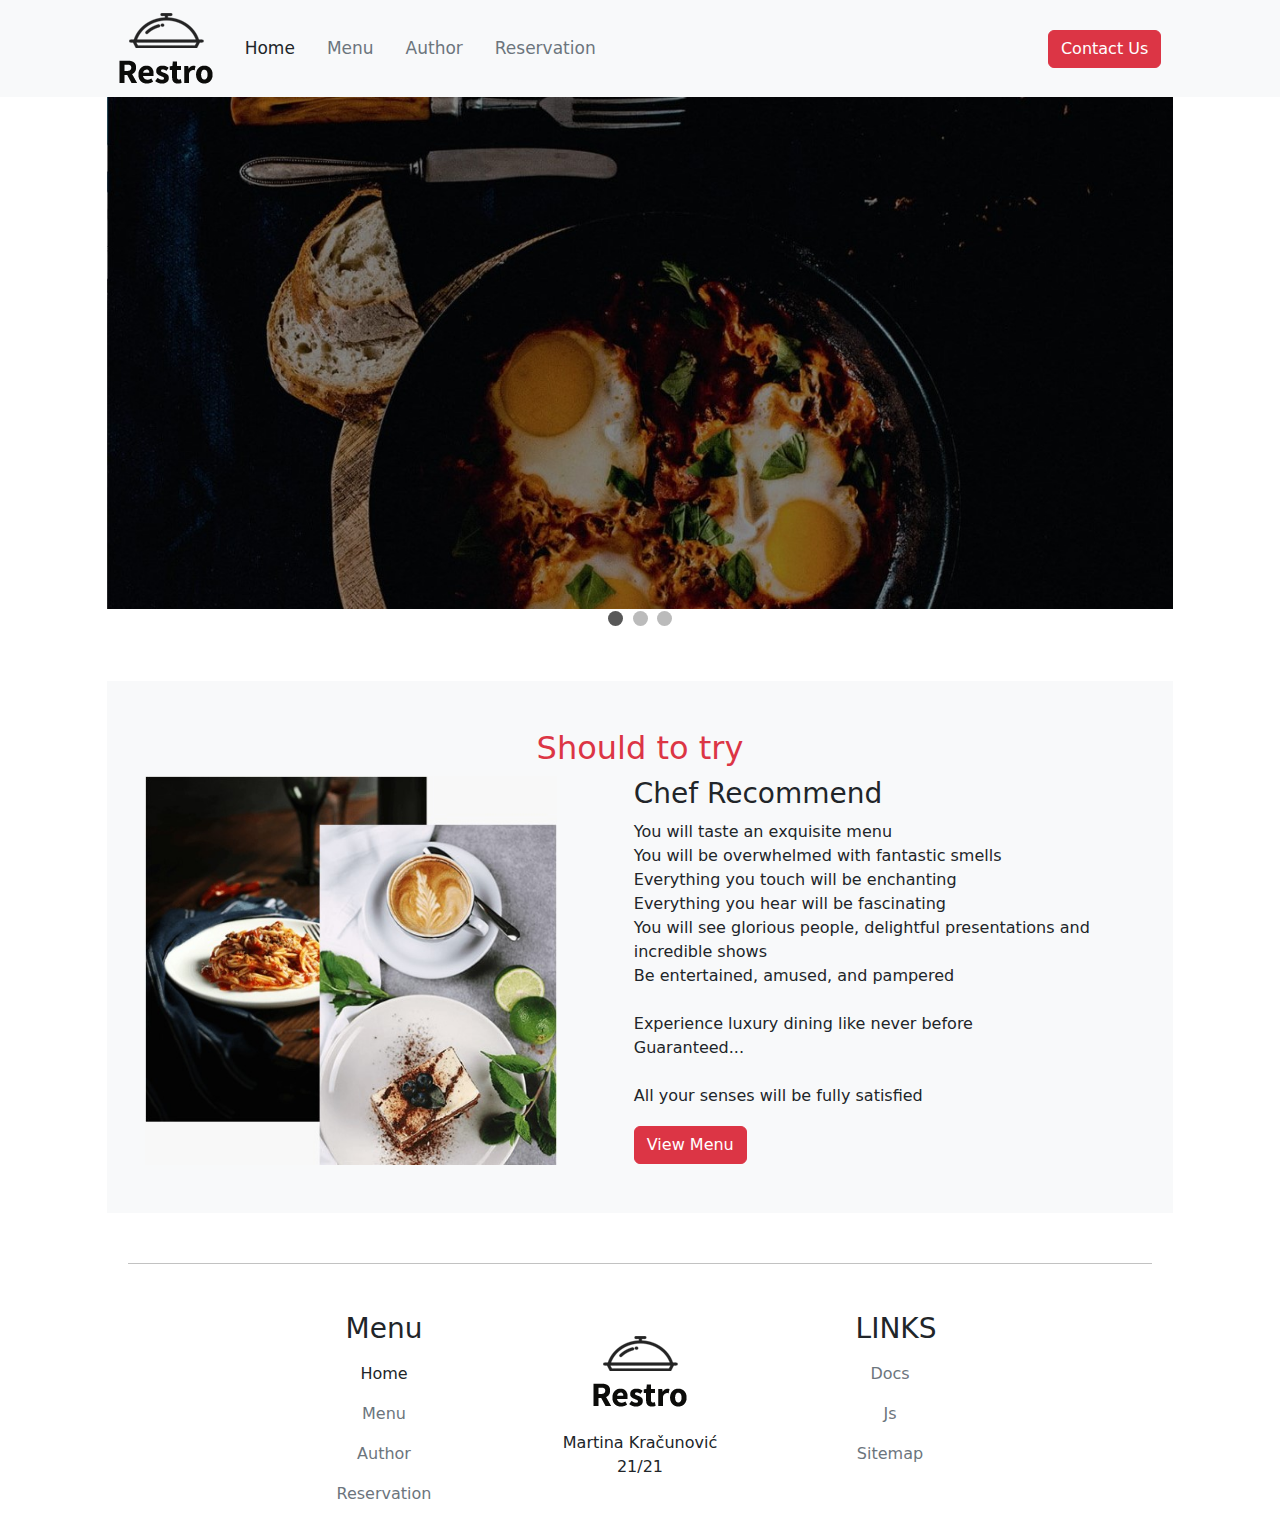
<file: index.html>
<!DOCTYPE html>
<html lang="en">
<head>
  <title>Restro Restaurant</title>
  <link rel="shortcut icon" href="img/ico.ico" type="image/ico">
  <meta name="keywords" content="home, restro, restourant"/>
	<meta name="description" content="Restro restaurant is the best restaurant in town. we offer breakfast, lunch and dinner. Everything is organic, full of protein and without additives. Enjoy!">
  <meta charset="utf-8"/>
  <meta name="viewport" content="width=device-width, initial-scale=1"/>
  <link rel="stylesheet" href="https://use.fontawesome.com/releases/v5.12.1/css/all.css"/>
  <link href="https://cdn.jsdelivr.net/npm/bootstrap@5.2.3/dist/css/bootstrap.min.css" rel="stylesheet"/>
  <script src="https://cdn.jsdelivr.net/npm/bootstrap@5.2.3/dist/js/bootstrap.bundle.min.js"></script>
  <link rel="stylesheet" href="css/style.css"/>
  <link rel="stylesheet" href="https://cdnjs.cloudflare.com/ajax/libs/font-awesome/4.7.0/css/font-awesome.min.css"/>
  <script src="https://ajax.googleapis.com/ajax/libs/jquery/3.6.1/jquery.min.js"></script>

</head>
<body>
<!-- NAVIGACIJA -->
<nav class="navbar navbar-expand-sm bg-light navbar-light">
  <div class="container-fluid  col-10 mx-auto d-flex">
    <div class="topnav navbar-nav bg-light " id="myTopnav">
      <!-- menuHeader() -->
    </div>
    <a class="icon text-dark">
      <i class="fa fa-bars"></i>
    </a>
    <a id="contactUs" class="btn btn-danger">Contact Us</a>
  </div>
</nav>
<div class="dropdown-menu col-12 bg-light d-none text-dark">
  <div class="dropdown-item">
    <a href="#">Home</a>
  </div>
  <div class="dropdown-item">
    <a href="menu.html">Menu</a>
  </div>
  <div class="dropdown-item">
    <a href="reservation.html">Reservation</a>
  </div>
  <div class="dropdown-item">
    <a href="author.html">Author</a>
  </div>
</div>

<div id="contactUsModal" class="modal">
  <!-- MODAL CONTENT -->
  <div class="modal-content">
    <div class="d-flex justify-content-between">
      <span>Hi &#128075; How can we help?</span>
      <span class="close">&times;</span>
    </div>
    <form id="contactUsForm">
      <div class="mb-3">
        <label class="form-label">Full Name:</label>
        <input type="text" class="form-control" id="inputName">
        <span  class="text-danger" id="errName"></label>
      </div>
      <div class="mb-3">
        <label for="exampleInputEmail1" class="form-label">Email address</label>
        <input type="email" class="form-control" id="inputEmail" aria-describedby="emailHelp">
        <span  class="text-danger" id="errEmail"></label>
      </div>
      <div class="mb-3">
        <label class="form-label">Your Message</label>
        <textarea class="form-control" id="inputMessage" rows="3"></textarea>
        <span  class="text-danger" id="errMessage"></label>
      </div>
      <button type="submit" class="btn btn-primary">Submit</button>
      <p id="contactSuccess" class="alert alert-success d-none"></p>
    </form>
  </div>
</div>

<!-- SLIDER -->
<div class="slideshow-container">
    <div class="mySlides fade col-10">
        <img src="img/slider1.jpg"  style="width:100%"/>
    </div>
    <div class="mySlides fade col-10">
        <img src="img/slider2.jpg"  style="width:100%"/>
    </div>
    <div class="mySlides fade col-10">
        <img src="img/slider3.jpg"  style="width:100%"/>
    </div>
</div>
<!--    Putting in the click dots   -->
<div style="text-align:center">
    <span class="dot dot1" data-id="1"></span>
    <span class="dot dot2" data-id="2"></span>
    <span class="dot dot3" data-id="3"></span>
</div>

<div class="col-12 col-sm-10 mx-auto d-flex justify-content-around flex-wrap mt-5 bg-light py-5">
  <h2 class="col-12 text-center text-danger">Should to try</h2>
  <div class="col-xl-5 col-sm-9 col-11 px-3">
    <img src="img/chefRec.jpg" class="img-fluid" alt="Resto Restaurant Logo">
  </div>
  <div class="col-xl-6 col-sm-9 col-11 d-flex flex-column justify-content-around px-3">
    <h3>Chef Recommend</h3>
    <p>You will taste an exquisite menu
    <br>
      You will be overwhelmed with fantastic smells
      <br>
      Everything you touch will be enchanting
      <br>
      Everything you hear will be fascinating
      <br>
      You will see glorious people, delightful presentations
      and incredible shows
      <br>
      Be entertained, amused, and pampered
      <br>
      <br>
      Experience luxury dining like never before
      <br>
      Guaranteed...
      <br>
      <br>
      All your senses will be fully satisfied</p>
      <div class="col-3">
        <a href="menu.html" class="ml-0 btn btn-danger">View Menu</a>
      </div>
  </div>
</div>

<footer class="footer col-12 d-flex justify-content-around bg-white">
    <div class="col-9 d-flex flex-wrap justify-content-around">
        <div class="col-sm-3 pt-5 text-center">
            <h3 class="text-dark">Menu</h3>
            <ul id="footer-meni-ul" class="navbarMenu-ul navbar-nav container d-inline">
                <!-- ispis -->
            </ul> 
        </div>
        <div class="col-sm-3 col-10 pt-5 text-center">
            <a href="index.html"><img class="img-fluid pt-4 pb-4" src="img/restologo.png" alt="Booka logo"></a>  
            <p class="cena">Martina Kračunović 21/21</p>
        </div>
        <div class="col-sm-3 pt-5 text-center">
            <h3 class="text-dark">LINKS</h3>
            <ul id="links" class="navbarMenu-ul navbar-nav container">
                <!-- ispis -->
            </ul> 
        </div>    

    </div>
</footer>

</body>
<script src="https://code.jquery.com/jquery-3.2.1.min.js"></script>
<script src="js/main.js"></script>
</html>
</file>
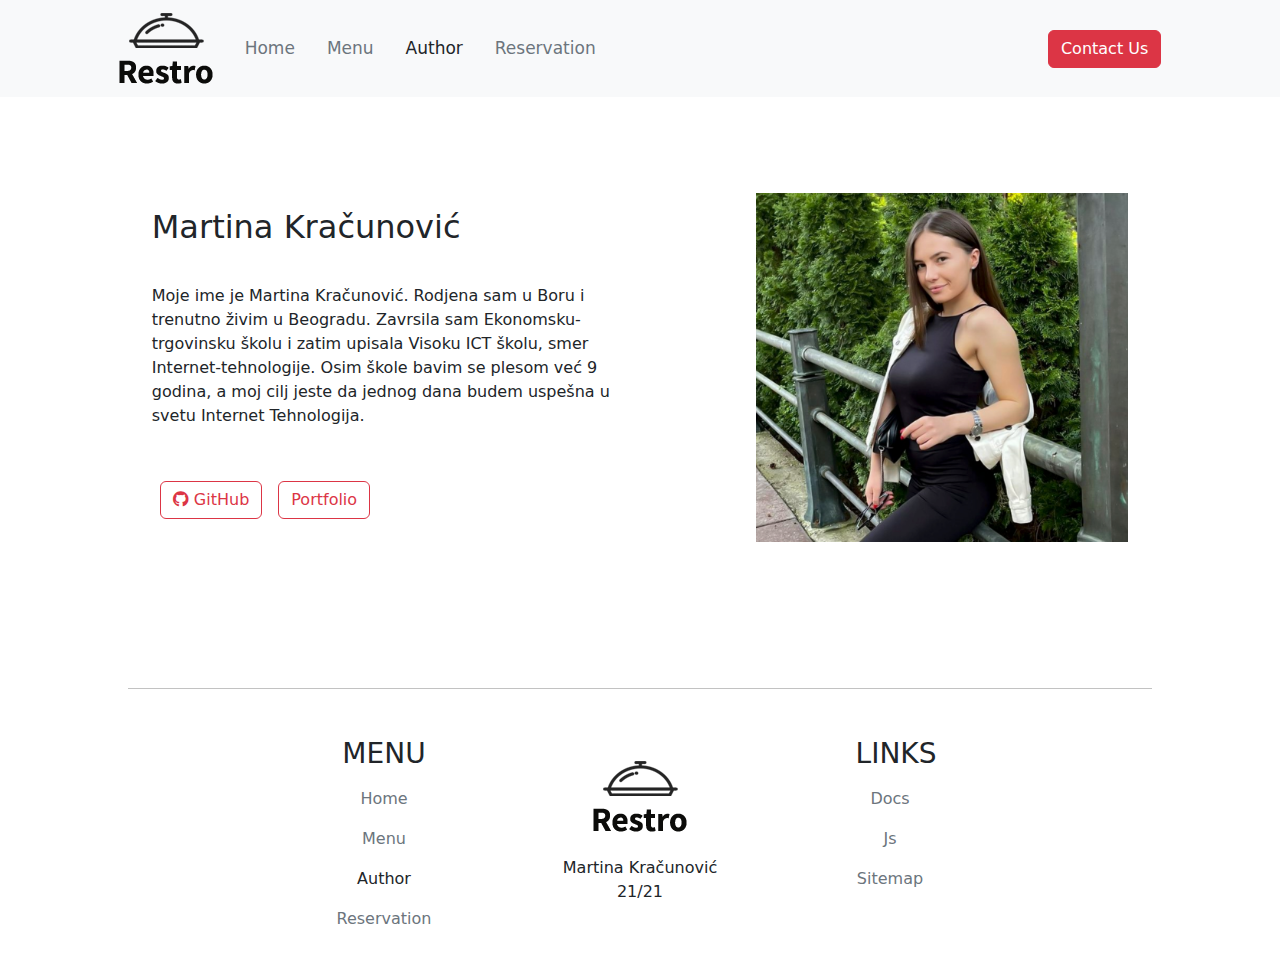
<file: author.html>
<!DOCTYPE html>
<html lang="en">
<head>
  <title>About Author</title>
  <link rel="shortcut icon" href="img/ico.ico" type="image/ico"/>
  <meta name="keywords" content="restro, author, restourant"/>
	<meta name="description" content="Author biography"/>
  <meta charset="utf-8"/>
  <meta name="viewport" content="width=device-width, initial-scale=1"/>
  <link rel="stylesheet" href="https://use.fontawesome.com/releases/v5.12.1/css/all.css"/>
  <link href="https://cdn.jsdelivr.net/npm/bootstrap@5.2.3/dist/css/bootstrap.min.css" rel="stylesheet"/>
  <script src="https://cdn.jsdelivr.net/npm/bootstrap@5.2.3/dist/js/bootstrap.bundle.min.js"></script>
  <link rel="stylesheet" href="css/style.css"/>
  <script src="https://ajax.googleapis.com/ajax/libs/jquery/3.6.1/jquery.min.js"></script>
</head>
<body>

<!-- NAVIGACIJA -->
<nav class="navbar navbar-expand-sm bg-light navbar-light">
  <div class="container-fluid  col-10 mx-auto d-flex">
    <div class="topnav navbar-nav bg-light " id="myTopnav">
      <!-- menuHeader() -->
    </div>
    <a class="icon text-dark">
      <i class="fa fa-bars"></i>
    </a>
    <a id="contactUs" class="btn btn-danger">Contact Us</a>
  </div>
</nav>
<div class="dropdown-menu col-12 bg-light d-none text-dark">
  <div class="dropdown-item">
    <a href="#">Home</a>
  </div>
  <div class="dropdown-item">
    <a href="menu.html">Menu</a>
  </div>
  <div class="dropdown-item">
    <a href="reservation.html">Reservation</a>
  </div>
  <div class="dropdown-item">
    <a href="author.html">Author</a>
  </div>
</div>

<div id="contactUsModal" class="modal">
  <!-- MODAL CONTENT -->
  <div class="modal-content">
    <div class="d-flex justify-content-between">
      <span>Hi &#128075; How can we help?</span>
      <span class="close">&times;</span>
    </div>
    <form id="contactUsForm">
      <div class="mb-3">
        <label class="form-label">Full Name:</label>
        <input type="text" class="form-control" id="inputName">
        <span  class="text-danger" id="errName"></label>
      </div>
      <div class="mb-3">
        <label for="exampleInputEmail1" class="form-label">Email address</label>
        <input type="email" class="form-control" id="inputEmail" aria-describedby="emailHelp">
        <span  class="text-danger" id="errEmail"></label>
      </div>
      <div class="mb-3">
        <label class="form-label">Your Message</label>
        <textarea class="form-control" id="inputMessage" rows="3"></textarea>
        <span  class="text-danger" id="errMessage"></label>
      </div>
      <button type="submit" class="btn btn-primary">Submit</button>
      <p id="contactSuccess" class="alert alert-success d-none"></p>
    </form>
  </div>
</div>

<div class="container col-12 d-flex justify-content-around flex-wrap py-5">
  <div class="col-7 col-md-5 py-5 d-flex flex-column justify-content-around">
    <h2>Martina Kračunović</h2>
    <p>Moje ime je Martina Kračunović.
      Rodjena sam u Boru i trenutno živim u Beogradu.
      Zavrsila sam Ekonomsku-trgovinsku školu i zatim upisala Visoku ICT školu, smer Internet-tehnologije.
      Osim škole bavim se plesom već 9 godina, a moj cilj jeste da jednog dana budem uspešna u svetu Internet Tehnologija.</p>
    <div class="col-12 d-flex justify-content-start">
      <div class="m-2">
          <a href="https://github.com/martinakracunovic" target="_blanc" class="btn btn-outline-danger"><i class="fab fa-github"></i> GitHub</a>
      </div>
      <div class="m-2">
          <a href="https://martinakracunovic.github.io/portfolio/" target="_blanc" class="btn btn-outline-danger">Portfolio</a>
      </div>
    </div>
  </div>
  <div class="col-6 col-lg-4 py-5">
      <img src="img/author.png" alt="Author" class="img-fluid">
  </div>
</div>

<footer class="footer col-12 d-flex justify-content-around bg-white">
    <div class="col-9 d-flex flex-wrap justify-content-around">
        <div class="col-sm-3 pt-5 text-center">
            <h3 class="text-dark">MENU</h3>
            <ul id="footer-meni-ul" class="navbarMenu-ul navbar-nav container d-inline">
                <!-- ispis -->
            </ul> 
        </div>
        <div class="col-sm-3 col-10 pt-5 text-center">
            <a href="index.html"><img class="img-fluid pt-4 pb-4" src="img/restologo.png" alt="Booka logo"></a>  
            <p class="cena">Martina Kračunović 21/21</p>
        </div>
        <div class="col-sm-3 pt-5 text-center">
            <h3 class="text-dark">LINKS</h3>
            <ul id="links" class="navbarMenu-ul navbar-nav container">
                <!-- ispis -->
            </ul> 
        </div>    

    </div>
</footer>

</body>
<script src="js/main.js"></script>
</html>
</file>
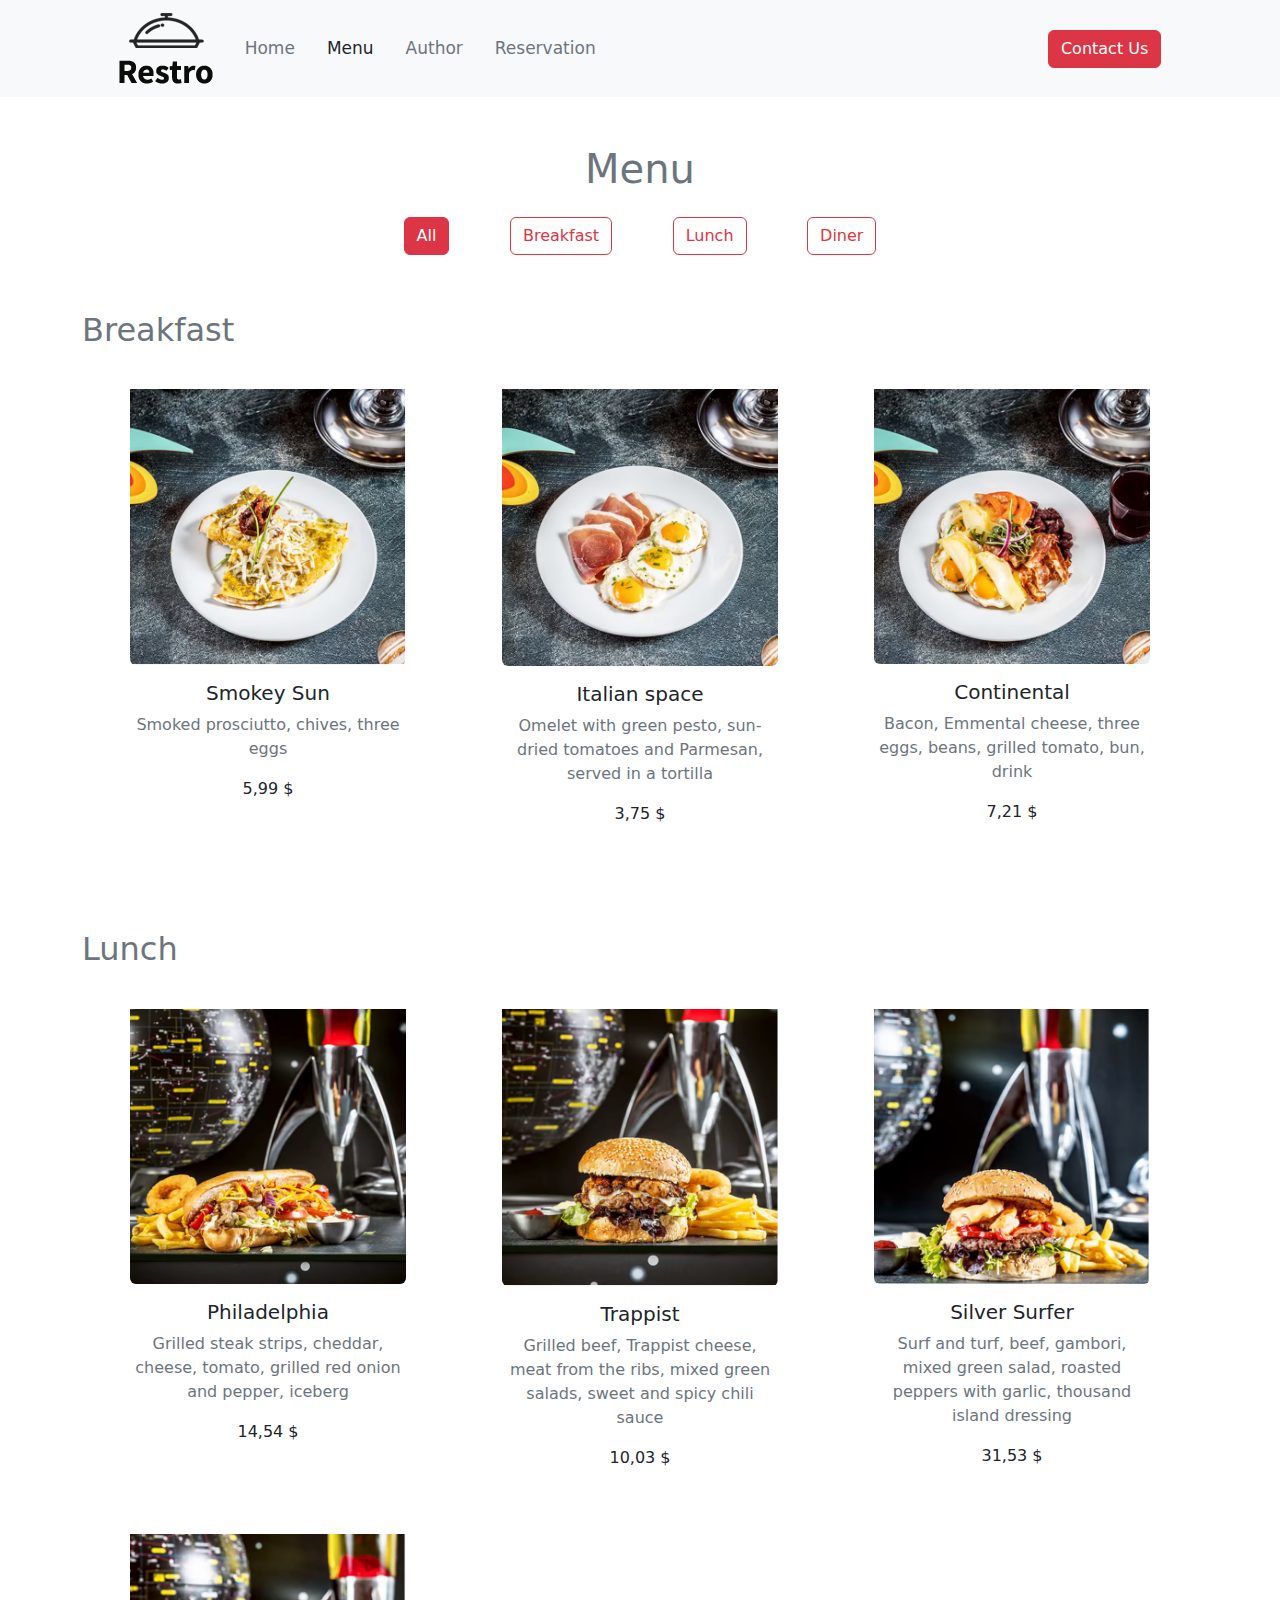
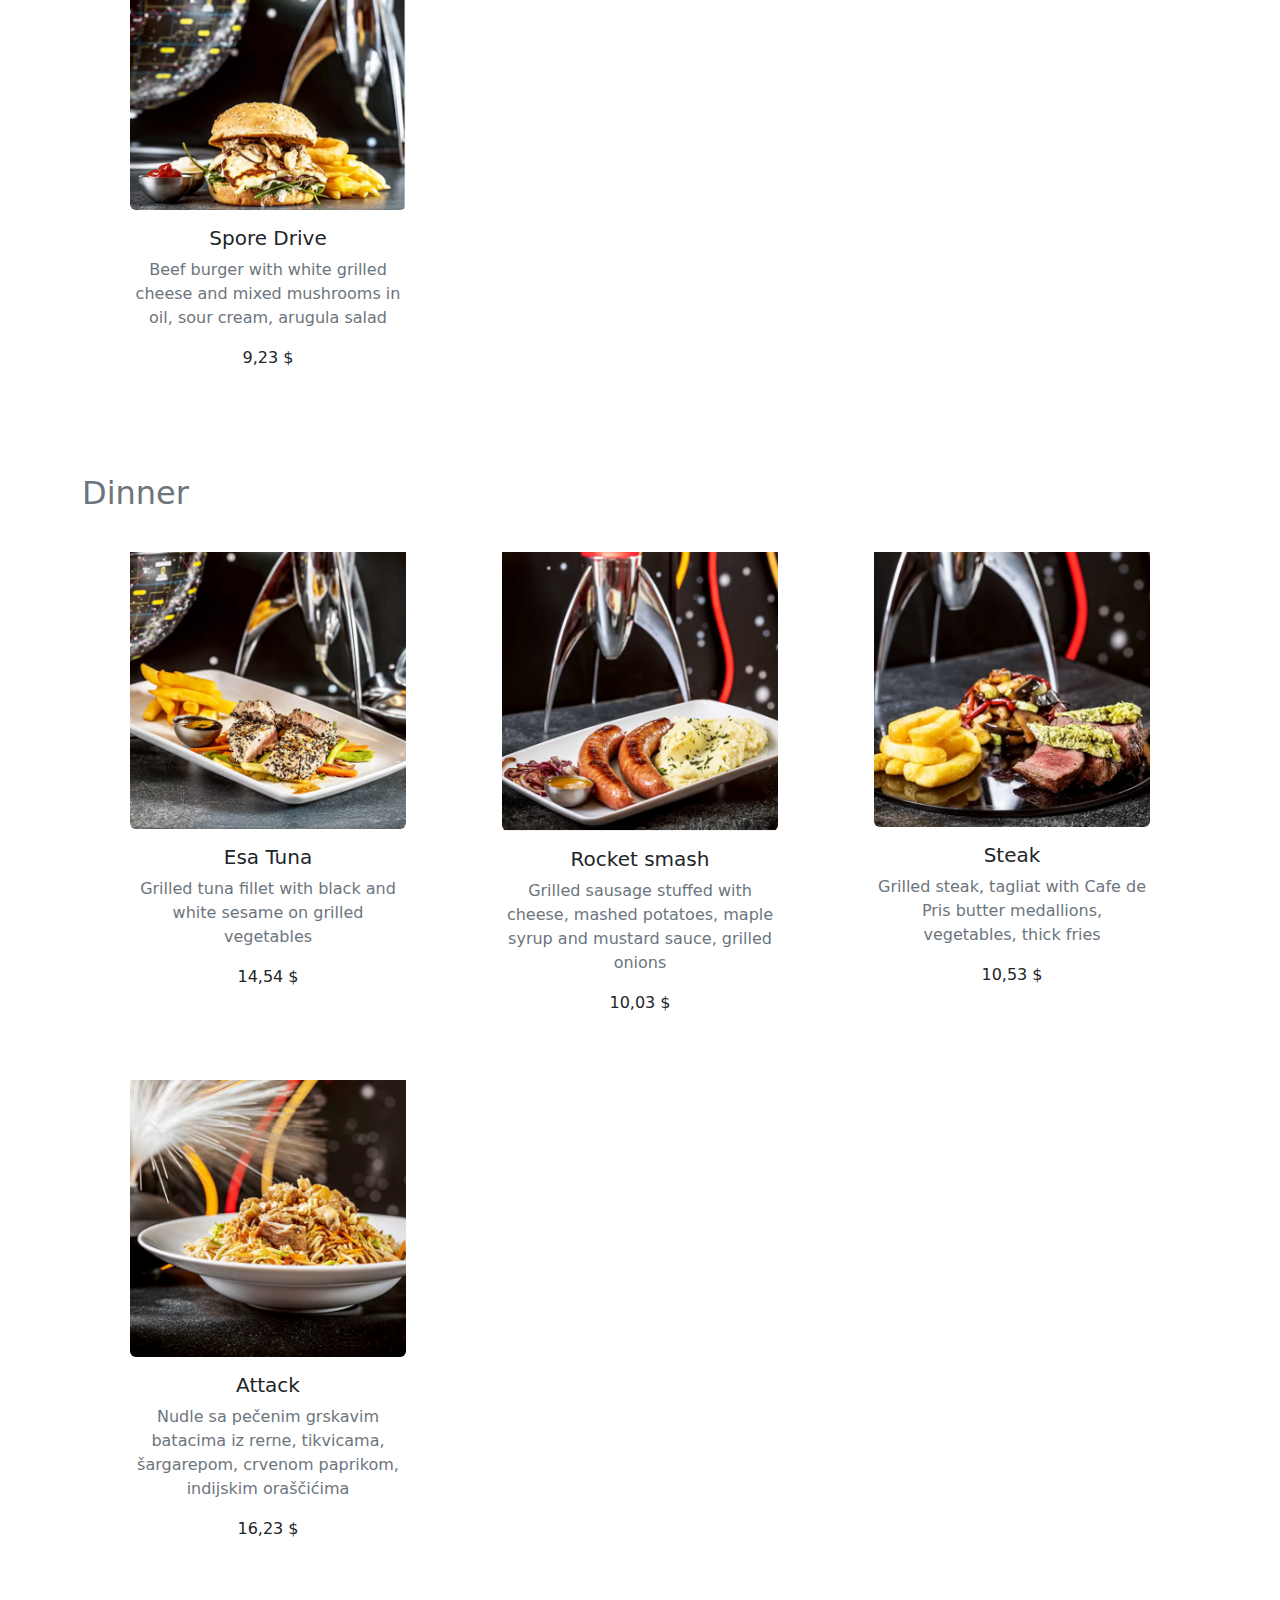
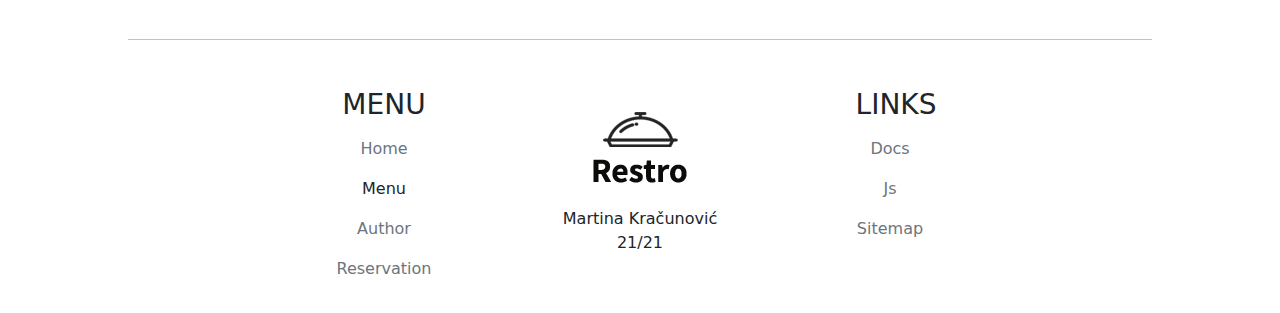
<file: menu.html>
<!DOCTYPE html>
<html lang="en">
<head>
  <title>Restro menu</title>
  <link rel="shortcut icon" href="img/ico.ico" type="image/ico"/>
  <meta name="keywords" content="menu, restro, restourant"/>
	<meta name="description" content="Restro restaurant try to change the menu items every month and thereby enrich our offer as well as the user and guest experience. Everything is organic, full of protein and without additives. Enjoy!"/>
  <meta charset="utf-8"/>
  <meta name="viewport" content="width=device-width, initial-scale=1"/>
  <link rel="stylesheet" href="https://use.fontawesome.com/releases/v5.12.1/css/all.css"/>
  <link href="https://cdn.jsdelivr.net/npm/bootstrap@5.2.3/dist/css/bootstrap.min.css" rel="stylesheet"/>
  <script src="https://cdn.jsdelivr.net/npm/bootstrap@5.2.3/dist/js/bootstrap.bundle.min.js"></script>
  <link rel="stylesheet" href="css/style.css"/>
  <script src="https://ajax.googleapis.com/ajax/libs/jquery/3.6.1/jquery.min.js"></script>
</head>
<body>

<!-- NAVIGACIJA -->
<nav class="navbar navbar-expand-sm bg-light navbar-light">
  <div class="container-fluid  col-10 mx-auto d-flex">
    <div class="topnav navbar-nav bg-light " id="myTopnav">
      <!-- menuHeader() -->
    </div>
    <a class="icon text-dark">
      <i class="fa fa-bars"></i>
    </a>
    <a id="contactUs" class="btn btn-danger">Contact Us</a>
  </div>
</nav>
<div class="dropdown-menu col-12 bg-light d-none text-dark">
  <div class="dropdown-item">
    <a href="#">Home</a>
  </div>
  <div class="dropdown-item">
    <a href="menu.html">Menu</a>
  </div>
  <div class="dropdown-item">
    <a href="reservation.html">Reservation</a>
  </div>
  <div class="dropdown-item">
    <a href="author.html">Author</a>
  </div>
</div>

<div id="contactUsModal" class="modal">
  <!-- MODAL CONTENT -->
  <div class="modal-content">
    <div class="d-flex justify-content-between">
      <span>Hi &#128075; How can we help?</span>
      <span class="close">&times;</span>
    </div>
    <form id="contactUsForm">
      <div class="mb-3">
        <label class="form-label">Full Name:</label>
        <input type="text" class="form-control" id="inputName">
        <span  class="text-danger" id="errName"></label>
      </div>
      <div class="mb-3">
        <label for="exampleInputEmail1" class="form-label">Email address</label>
        <input type="email" class="form-control" id="inputEmail" aria-describedby="emailHelp">
        <span  class="text-danger" id="errEmail"></label>
      </div>
      <div class="mb-3">
        <label class="form-label">Your Message</label>
        <textarea class="form-control" id="inputMessage" rows="3"></textarea>
        <span  class="text-danger" id="errMessage"></label>
      </div>
      <button type="submit" class="btn btn-primary">Submit</button>
      <p id="contactSuccess" class="alert alert-success d-none"></p>
    </form>
  </div>
</div>

<!-- OBROCI -->
<h1 class="text-center col-12 text-secondary mt-5">Menu</h1>
<div id="mealsFilterList" class="col-5 d-flex justify-content-around mx-auto mt-4">
  <a href="#" data-id="0" class="mealfilter btn btn-danger">All</a>
  <a href="#" data-id="1" class="mealfilter btn btn-outline-danger">Breakfast</a>
  <a href="#" data-id="2" class="mealfilter btn btn-outline-damsm onger">Lunch</a>
  <a href="#" data-id="3" class="mealfilter btn btn-outline-danger">Diner</a>
</div>
<div id="meals" class="meals container">
        <!-- ispis -->
</div>

<footer class="footer col-12 d-flex justify-content-around bg-white">
    <div class="col-9 d-flex flex-wrap justify-content-around">
        <div class="col-sm-3 pt-5 text-center">
            <h3 class="text-dark">MENU</h3>
            <ul id="footer-meni-ul" class="navbarMenu-ul navbar-nav container d-inline">
                <!-- ispis -->
            </ul> 
        </div>
        <div class="col-sm-3 col-10 pt-5 text-center">
            <a href="index.html"><img class="img-fluid pt-4 pb-4" src="img/restologo.png" alt="Booka logo"></a>  
            <p class="cena">Martina Kračunović 21/21</p>
        </div>
        <div class="col-sm-3 pt-5 text-center">
            <h3 class="text-dark">LINKS</h3>
            <ul id="links" class="navbarMenu-ul navbar-nav container">
                <!-- ispis -->
            </ul> 
        </div>    

    </div>
</footer>

</body>
<script src="js/main.js"></script>
</html>
</file>
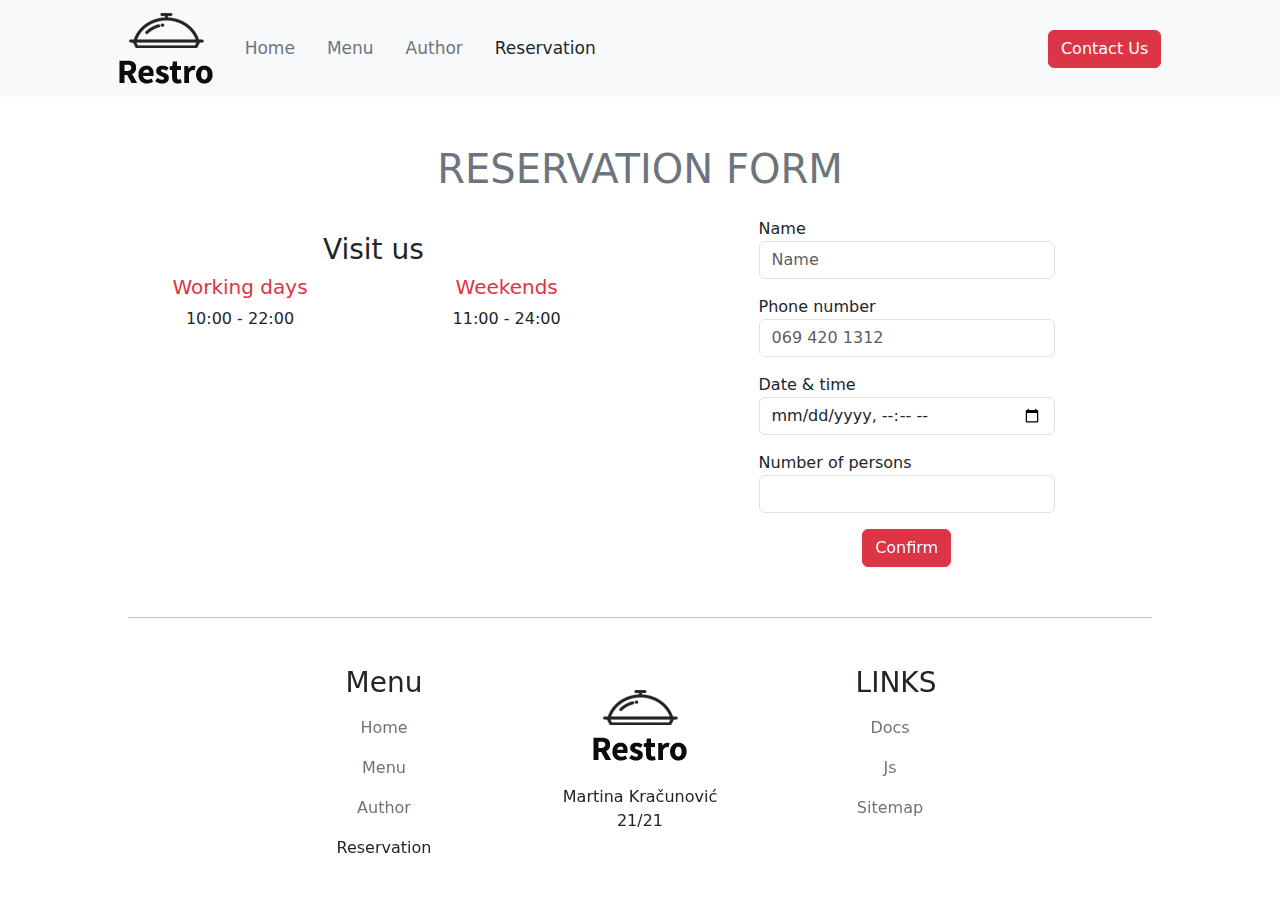
<file: reservation.html>
<!DOCTYPE html>
<html lang="en">
<head>
  <title>Restro Restaurant</title>
  <link rel="shortcut icon" href="img/ico.ico" type="image/ico"/>
  <meta name="keywords" content="restro, restourant, reservation"/>
	<meta name="description" content="Restro restaurant is the best restaurant in town. we offer breakfast, lunch and dinner. Everything is organic, full of protein and without additives. Enjoy!"/>
  <meta charset="utf-8" />
  <meta name="viewport" content="width=device-width, initial-scale=1"/>
  <link rel="stylesheet" href="https://use.fontawesome.com/releases/v5.12.1/css/all.css"/>
  <link href="https://cdn.jsdelivr.net/npm/bootstrap@5.2.3/dist/css/bootstrap.min.css" rel="stylesheet"/>
  <script src="https://cdn.jsdelivr.net/npm/bootstrap@5.2.3/dist/js/bootstrap.bundle.min.js"></script>
  <link rel="stylesheet" href="css/style.css"/>
  <link rel="stylesheet" href="https://cdnjs.cloudflare.com/ajax/libs/font-awesome/4.7.0/css/font-awesome.min.css"/>
  <script src="https://ajax.googleapis.com/ajax/libs/jquery/3.6.1/jquery.min.js"></script>

</head>
<body>
<!-- NAVIGACIJA -->
<nav class="navbar navbar-expand-sm bg-light navbar-light">
  <div class="container-fluid  col-10 mx-auto d-flex">
    <div class="topnav navbar-nav bg-light " id="myTopnav">
      <!-- menuHeader() -->
    </div>
    <a class="icon text-dark">
      <i class="fa fa-bars"></i>
    </a>
    <a id="contactUs" class="btn btn-danger">Contact Us</a>
  </div>
</nav>
<div class="dropdown-menu col-12 bg-light d-none text-dark">
  <div class="dropdown-item">
    <a href="#">Home</a>
  </div>
  <div class="dropdown-item">
    <a href="menu.html">Menu</a>
  </div>
  <div class="dropdown-item">
    <a href="reservation.html">Reservation</a>
  </div>
  <div class="dropdown-item">
    <a href="author.html">Author</a>
  </div>
</div>

<div id="contactUsModal" class="modal">
  <!-- MODAL CONTENT -->
  <div class="modal-content">
    <div class="d-flex justify-content-between">
      <span>Hi &#128075; How can we help?</span>
      <span class="close">&times;</span>
    </div>
    <form id="contactUsForm">
      <div class="mb-3">
        <label class="form-label">Full Name:</label>
        <input type="text" class="form-control" id="inputName">
        <span  class="text-danger" id="errName"></span>
      </div>
      <div class="mb-3">
        <label for="exampleInputEmail1" class="form-label">Email address</label>
        <input type="email" class="form-control" id="inputEmail" aria-describedby="emailHelp">
        <span  class="text-danger" id="errEmail"></span>
      </div>
      <div class="mb-3">
        <label class="form-label">Your Message</label>
        <textarea class="form-control" id="inputMessage" rows="3"></textarea>
        <span  class="text-danger" id="errMessage"></span>
      </div>
      <button type="submit" class="btn btn-primary">Submit</button>
      <p id="contactSuccess" class="alert alert-success d-none"></p>
    </form>
  </div>
</div>

<!-- FORMA -->

<div class="col-10 mx-auto bg-sedondary d-flex justify-content-center flex-wrap">
    <h1 class="text-center col-12 text-secondary mt-5">RESERVATION FORM</h1>
    <div class="text-danger col-sm-6 col-10 d-flex flex-column justify-content-between">
      <div class="col-12 text-center mt-2 d-flex flex-wrap pt-4">
        <h3 class="text-dark col-12">Visit us</h3>
        <div class="col-6">
          <h5>Working days</h5>
          <p class="text-dark">10:00 - 22:00</p>
        </div>
        <div class="col-6">
          <h5>Weekends</h5>
          <p class="text-dark">11:00 - 24:00</p>
        </div>
      </div>
      <div class="col-9 text-center d-flex align-items-end mx-auto">
        <iframe class="col-12" src="https://www.google.com/maps/embed?pb=!1m14!1m8!1m3!1d11321.43542984703!2d20.4844148!3d44.8142534!3m2!1i1024!2i768!4f13.1!3m3!1m2!1s0x0%3A0xc17ed71f59ac4725!2sICT%20College!5e0!3m2!1sen!2srs!4v1671039594901!5m2!1sen!2srs" allowfullscreen="" loading="lazy" referrerpolicy="no-referrer-when-downgrade"></iframe>      </div>
    </div>
    <div class="col-sm-5 col-10 mx-auto d-flex flex-wrap justify-content-end">
        <form class="col-12" action="#" method="POST" id="reservation">
            <div class="form-row col-12">
              <div class="form-group my-3 col-md-8 mx-auto">
                <label for="inputNameResrvation">Name</label>
                <input type="text" class="form-control" id="inputNameResrvation" placeholder="Name">
                <span  class="text-danger" id="errNameReservation"></span>
              </div>
              <div class="form-group my-3 col-md-8 mx-auto">
                <label for="inputPhone">Phone number</label>
                <input type="text" class="form-control" id="inputPhone" name="phone" placeholder="069 420 1312">
                <span  class="text-danger" id="errPhone"></span>
              </div>
            </div>
            <div class="form-row col-12">
              <div class="form-group my-3 col-md-8 mx-auto">
                <label for="inputDateTime">Date & time</label>
                <input type="datetime-local" class="form-control" id="inputDateTime" name="dateTime" min="2022-12-14T00:00"
                max="2031-02-20T20:20">
                <span  class="text-danger" id="errDateTime"></span>
              </div>
              <div class="form-group my-3 col-md-8 mx-auto">
                <label for="inputPersons">Number of persons</label>
                <input type="number" class="form-control" id="inputPersons" name="persons" min="1" max="10">
                <span  class="text-danger" id="errPersons"></span>
              </div>
            </div>
            <div class="form-row d-flex">
              <button type="submit" class="btn btn-danger mx-auto">Confirm</button>
            </div>
            <p id="reservationSuccess" class="alert alert-success d-none"></p>
        </form>
    </div>
</div>

<footer class="footer col-12 d-flex justify-content-around bg-white">
    <div class="col-9 d-flex flex-wrap justify-content-around">
        <div class="col-sm-3 pt-5 text-center">
            <h3 class="text-dark">Menu</h3>
            <ul id="footer-meni-ul" class="navbarMenu-ul navbar-nav container d-inline">
                <!-- ispis -->
            </ul> 
        </div>
        <div class="col-sm-3 col-10 pt-5 text-center">
            <a href="index.html"><img class="img-fluid pt-4 pb-4" src="img/restologo.png" alt="Booka logo"></a>  
            <p class="cena">Martina Kračunović 21/21</p>
        </div>
        <div class="col-sm-3 pt-5 text-center">
            <h3 class="text-dark">LINKS</h3>
            <ul id="links" class="navbarMenu-ul navbar-nav container">
                <!-- ispis -->
            </ul> 
        </div>    

    </div>
</footer>

</body>
<script src="https://code.jquery.com/jquery-3.2.1.min.js"></script>
<script src="js/main.js"></script>
</html>
</file>
<file: css/style.css>
* {
  box-sizing:border-box
}
a{
  color: #343a40;
}
.topnav .icon:hover{
  color: #343a40;
}
.slideshow-container {
  width: 100%;
  position: relative;
  display: flex;
  justify-content: center;
}
.mySlides {
  display: none;
}
.prev, .next {
  cursor: pointer;
  position: absolute;
  top: 50%;
  width: auto;
  color: white;
  font-weight: bold;
  font-size: 18px;
  transition: 0.6s ease;
  border-radius: 0 3px 3px 0;
  user-select: none;
}

.text {
  color: #f2f2f2;
  font-size: 15px;
  padding: 8px 12px;
  position: absolute;
  bottom: 8px;
  width: 100%;
  text-align: center;
}

.numbertext {
  color: #f2f2f2;
  font-size: 12px;
  padding: 8px 12px;
  position: absolute;
  top: 0;
}

.dot {
  cursor: pointer;
  height: 15px;
  width: 15px;
  margin: 0 2px;
  background-color: #bbb;
  border-radius: 50%;
  display: inline-block;
  transition: background-color 0.6s ease;
}

.active {
  background-color: #585858;
}

.dot:hover {
  background-color: #717171;
}

.fade {
  animation-name: fade;
  animation-duration: 1.5s;
}

@keyframes fade {
  from {opacity: .4}
  to {opacity: 1}
}

.fade:not(.show){
    opacity: 1;
}

.meals {
    display: -webkit-box;
    display: -ms-flexbox;
    display: flex;
    -ms-flex-wrap: wrap;
    flex-wrap: wrap;
}

#meals .card-body{
  padding-left: 0px;
  padding-right: 0px;
}

.modal {
    display: none; 
    position: fixed; 
    z-index: 1;
    left: 0;
    top: 0;
    width: 100%; 
    height: 100%; 
    overflow: auto; 
    background-color: rgb(0,0,0); 
    background-color: rgba(0,0,0,0.4); 
  }
  
  .modal-content {
    background-color: #fefefe;
    margin: 15% auto; 
    padding: 20px;
    border: 1px solid #888;
    width: 60%; 
  }
  
  .close {
    color: #aaa;
    float: right;
    font-size: 28px;
    font-weight: bold;
  }
  
  .close:hover,
  .close:focus {
    color: black;
    text-decoration: none;
    cursor: pointer;
  }

  .shake {
    animation: shake 0.5s;
  }

  @keyframes shake {
    0% { transform: translate(2px)}
    10% { transform: translate(-2px)}
    100% { transform: translate(2px)}
    30% { transform: translate(-2px)}
    40% { transform: translate(2px)}
    50% { transform: translate(-2px)}
    60% { transform: translate(2px)}
    70% { transform: translate(-2px)}
    80% { transform: translate(2px)}
    90% { transform: translate(-2px)}
    100% { transform: translate(2px)}
  }

.topnav {
    overflow: hidden;
    display: flex;
    align-items: center;
  }

.topnav a:not(:first-child) {
    float: left;
    display: block;
    text-align: center;
    padding: 14px 16px;
    text-decoration: none;
    font-size: 17px;
}

.icon {
    display: none;
    font-size: 30px;
    cursor: pointer;
}

.dropdown-menu {
    display: block;
    border: none;
}


.dropdown-item{
  display: flex;
  justify-content: center;
}

.dropdown-item:hover{
  background-color: #D0D0D0;
}

.dropdown-item a{
  color: black;
  text-decoration: none;
}


@media screen and (max-width: 800px) {
    .topnav a:not(:first-child) {display: none;} 
    a.icon {
      display: block;
    }
}

@media screen and (min-width: 800px) {
    .dropdown-menu {
        display: none;
    }
}

.footer {
  border-top: 1px solid #c2c2c2;
  width: 80%;
  margin: 0 auto;
  margin-top: 50px;
}
</file>
